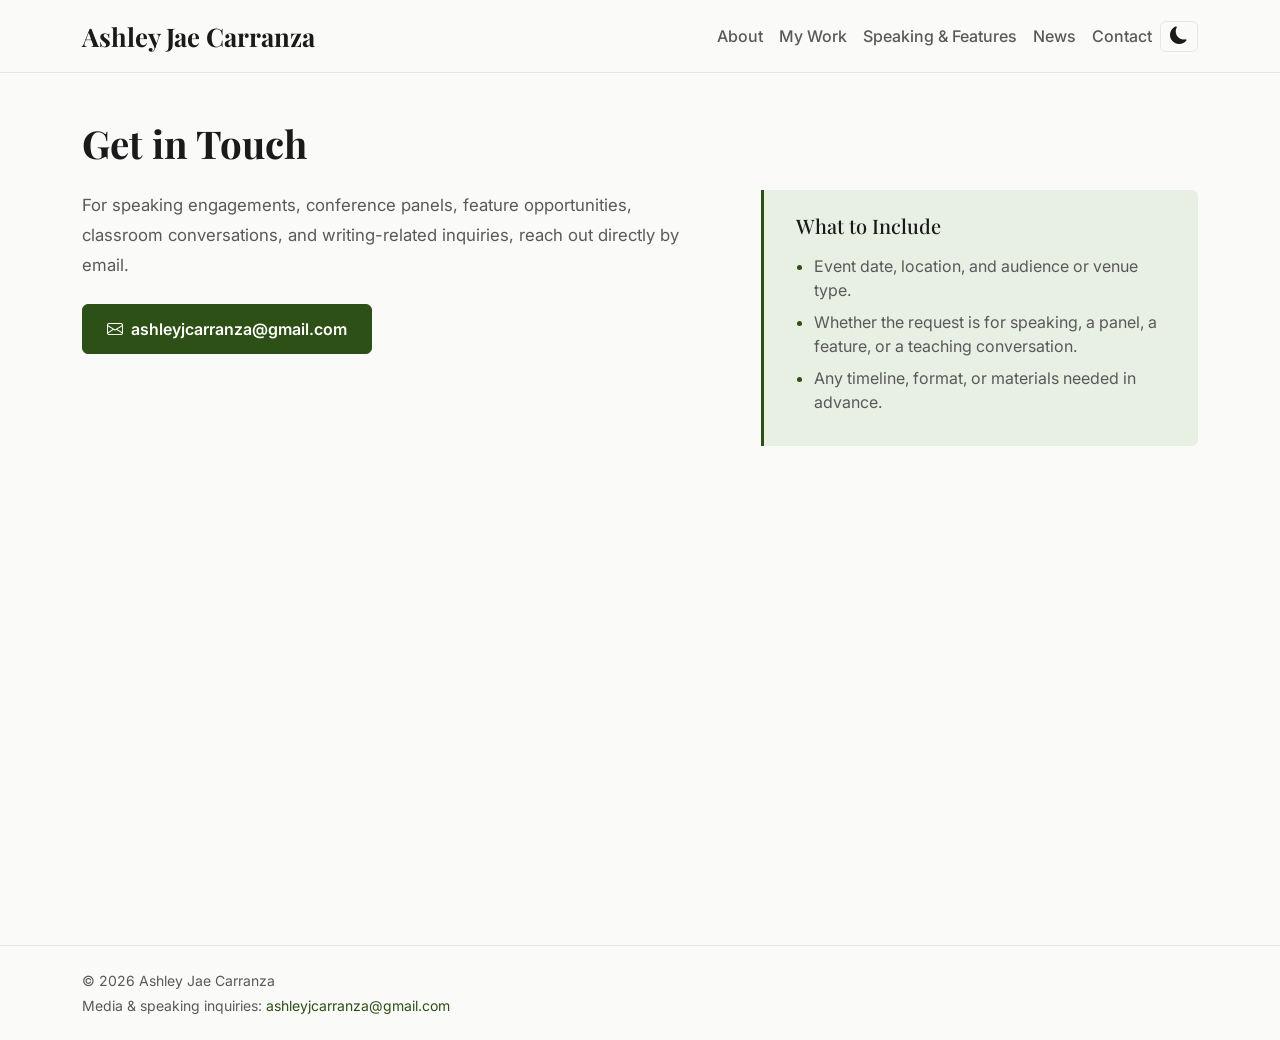
<file: contact/index.html>
<!doctype html>
<html lang="en">
  <head>
    <meta charset="UTF-8" />
    <meta name="viewport" content="width=device-width, initial-scale=1" />
    <script>(function(){var t=localStorage.getItem('theme');if(!t){t=window.matchMedia('(prefers-color-scheme:dark)').matches?'dark':'light'}document.documentElement.setAttribute('data-theme',t)})()</script>
    <title>Contact | Ashley Jae Carranza</title>
    <meta name="description" content="Contact Ashley Jae Carranza for speaking, panels, features, and writing-related inquiries." />
    <meta name="theme-color" content="#FAFAF8" />
    <link rel="canonical" href="https://ashleycarranza.com/contact" />
    <meta property="og:title" content="Contact | Ashley Jae Carranza" />
    <meta property="og:description" content="Contact Ashley Jae Carranza for speaking, panels, features, and writing-related inquiries." />
    <meta property="og:type" content="website" />
    <meta property="og:url" content="https://ashleycarranza.com/contact" />
    <meta property="og:site_name" content="Ashley Jae Carranza" />
    <meta property="og:image" content="https://ashleycarranza.com/assets/img/headshot.webp" />
    <meta name="twitter:card" content="summary_large_image" />
    <meta name="twitter:image" content="https://ashleycarranza.com/assets/img/headshot.webp" />
    <link rel="alternate" type="application/rss+xml" title="Ashley Jae Carranza" href="https://ashleycarranza.com/feed.xml" />
    <link rel="icon" href="../assets/img/favicon.svg" type="image/svg+xml" />
    <link rel="preconnect" href="https://fonts.googleapis.com" />
    <link rel="preconnect" href="https://fonts.gstatic.com" crossorigin />
    <link href="https://fonts.googleapis.com/css2?family=Playfair+Display:ital,wght@0,400;0,700;1,400&family=Inter:wght@400;500;600&display=swap" rel="stylesheet" />
    <link href="https://cdn.jsdelivr.net/npm/bootstrap@5.3.8/dist/css/bootstrap.min.css" rel="stylesheet" />
    <link href="https://cdn.jsdelivr.net/npm/bootstrap-icons@1.11.3/font/bootstrap-icons.min.css" rel="stylesheet" />
    <link rel="stylesheet" href="../assets/css/styles.css" />
  </head>
  <body data-page="contact">
    <a class="skip-link" href="#main-content">Skip to content</a>
    <div id="site-nav"></div>

    <main id="main-content" class="container py-5 page-wrap">
      <h1 class="section-title mb-4" data-aos="fade-up">Get in Touch</h1>

      <div class="row g-5">
        <div class="col-lg-7" data-aos="fade-up" data-aos-delay="80">
          <p class="text-muted-ui contact-copy mb-4">For speaking engagements, conference panels, feature opportunities, classroom conversations, and writing-related inquiries, reach out directly by email.</p>
          <a class="ac-btn btn-lg" href="mailto:ashleyjcarranza@gmail.com"><i class="bi bi-envelope me-1"></i> ashleyjcarranza@gmail.com</a>
        </div>
        <div class="col-lg-5" data-aos="fade-up" data-aos-delay="140">
          <div class="editorial-panel h-100">
            <h2 class="h5 mb-3">What to Include</h2>
            <ul class="list-clean mb-0">
              <li>Event date, location, and audience or venue type.</li>
              <li>Whether the request is for speaking, a panel, a feature, or a teaching conversation.</li>
              <li>Any timeline, format, or materials needed in advance.</li>
            </ul>
          </div>
        </div>
      </div>
    </main>

    <div id="site-footer"></div>
    <script defer src="https://cdn.jsdelivr.net/npm/bootstrap@5.3.8/dist/js/bootstrap.bundle.min.js"></script>
    <script type="module" src="../assets/js/main.js"></script>
  </body>
</html>
</file>
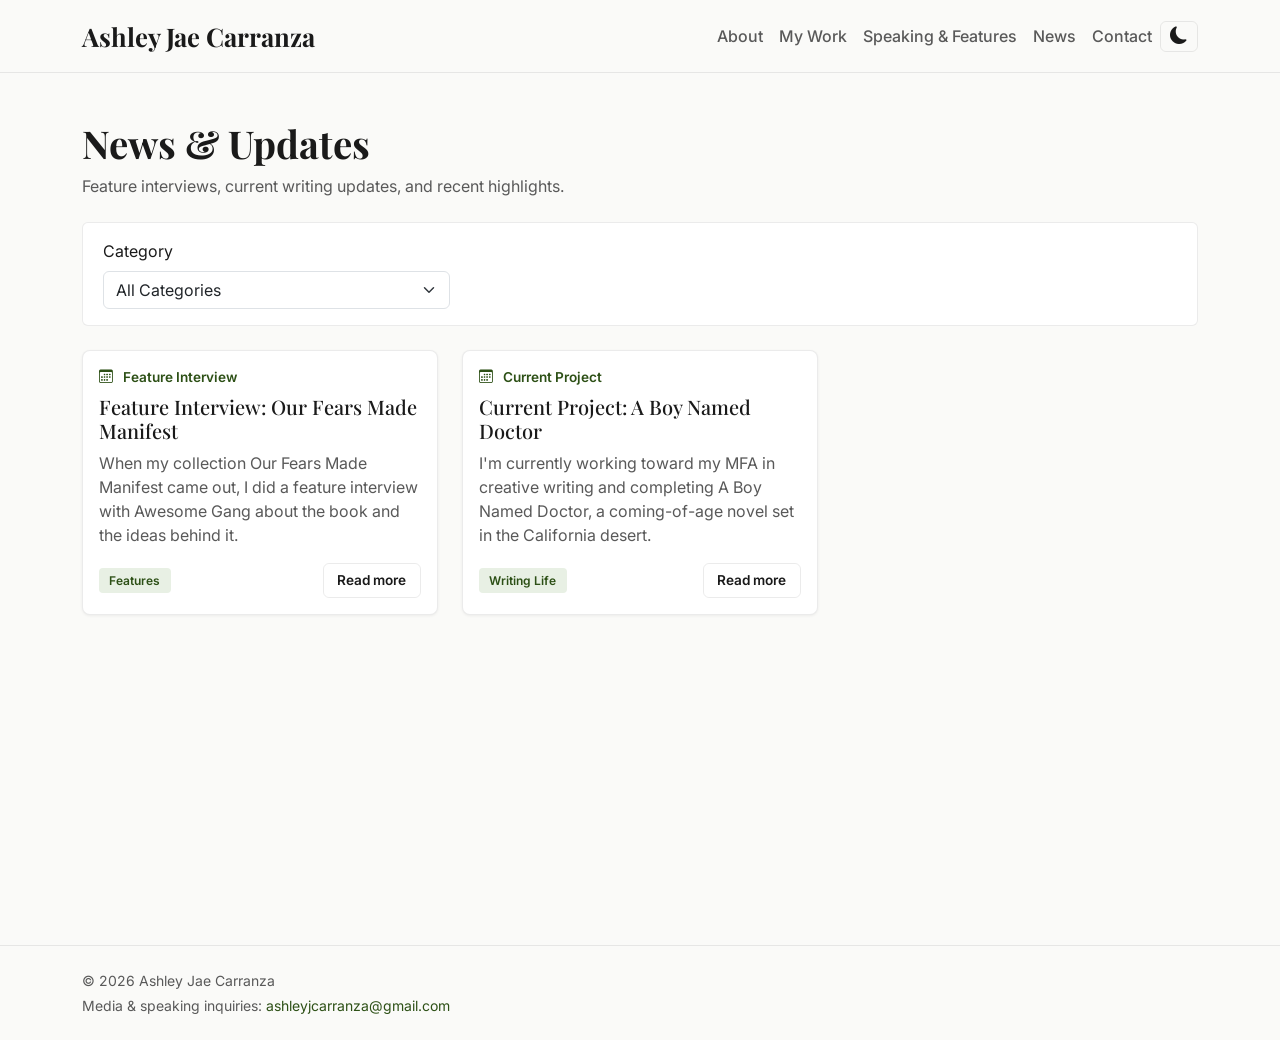
<file: news/index.html>
<!doctype html>
<html lang="en">
  <head>
    <meta charset="UTF-8" />
    <meta name="viewport" content="width=device-width, initial-scale=1" />
    <script>(function(){var t=localStorage.getItem('theme');if(!t){t=window.matchMedia('(prefers-color-scheme:dark)').matches?'dark':'light'}document.documentElement.setAttribute('data-theme',t)})()</script>
    <title>News | Ashley Jae Carranza</title>
    <meta name="description" content="Features, writing updates, and recent highlights from Ashley Jae Carranza." />
    <meta name="theme-color" content="#FAFAF8" />
    <link rel="canonical" href="https://ashleycarranza.com/news" />
    <meta property="og:title" content="News | Ashley Jae Carranza" />
    <meta property="og:description" content="Features, writing updates, and recent highlights from Ashley Jae Carranza." />
    <meta property="og:type" content="website" />
    <meta property="og:url" content="https://ashleycarranza.com/news" />
    <meta property="og:site_name" content="Ashley Jae Carranza" />
    <meta property="og:image" content="https://ashleycarranza.com/assets/img/headshot.webp" />
    <meta name="twitter:card" content="summary_large_image" />
    <meta name="twitter:image" content="https://ashleycarranza.com/assets/img/headshot.webp" />
    <link rel="alternate" type="application/rss+xml" title="Ashley Jae Carranza" href="https://ashleycarranza.com/feed.xml" />
    <link rel="icon" href="../assets/img/favicon.svg" type="image/svg+xml" />
    <link rel="preconnect" href="https://fonts.googleapis.com" />
    <link rel="preconnect" href="https://fonts.gstatic.com" crossorigin />
    <link href="https://fonts.googleapis.com/css2?family=Playfair+Display:ital,wght@0,400;0,700;1,400&family=Inter:wght@400;500;600&display=swap" rel="stylesheet" />
    <link href="https://cdn.jsdelivr.net/npm/bootstrap@5.3.8/dist/css/bootstrap.min.css" rel="stylesheet" />
    <link href="https://cdn.jsdelivr.net/npm/bootstrap-icons@1.11.3/font/bootstrap-icons.min.css" rel="stylesheet" />
    <link rel="stylesheet" href="../assets/css/styles.css" />
  </head>
  <body data-page="news">
    <a class="skip-link" href="#main-content">Skip to content</a>
    <div id="site-nav"></div>

    <main id="main-content" class="container py-5 page-wrap">
      <h1 class="section-title mb-2" data-aos="fade-up">News & Updates</h1>
      <p class="text-muted-ui mb-4" data-aos="fade-up" data-aos-delay="60">Feature interviews, current writing updates, and recent highlights.</p>

      <section id="news-filter" class="filter-bar mb-4" data-aos="fade-up" data-aos-delay="100">
        <div class="row g-3">
          <div class="col-md-4">
            <label class="form-label" for="filter-category">Category</label>
            <select id="filter-category" class="form-select">
              <option value="">All Categories</option>
            </select>
          </div>
        </div>
      </section>

      <section id="posts-grid" class="row g-4" aria-live="polite"></section>
    </main>

    <div id="site-footer"></div>
    <script defer src="https://cdn.jsdelivr.net/npm/bootstrap@5.3.8/dist/js/bootstrap.bundle.min.js"></script>
    <script type="module" src="../assets/js/main.js"></script>
  </body>
</html>
</file>
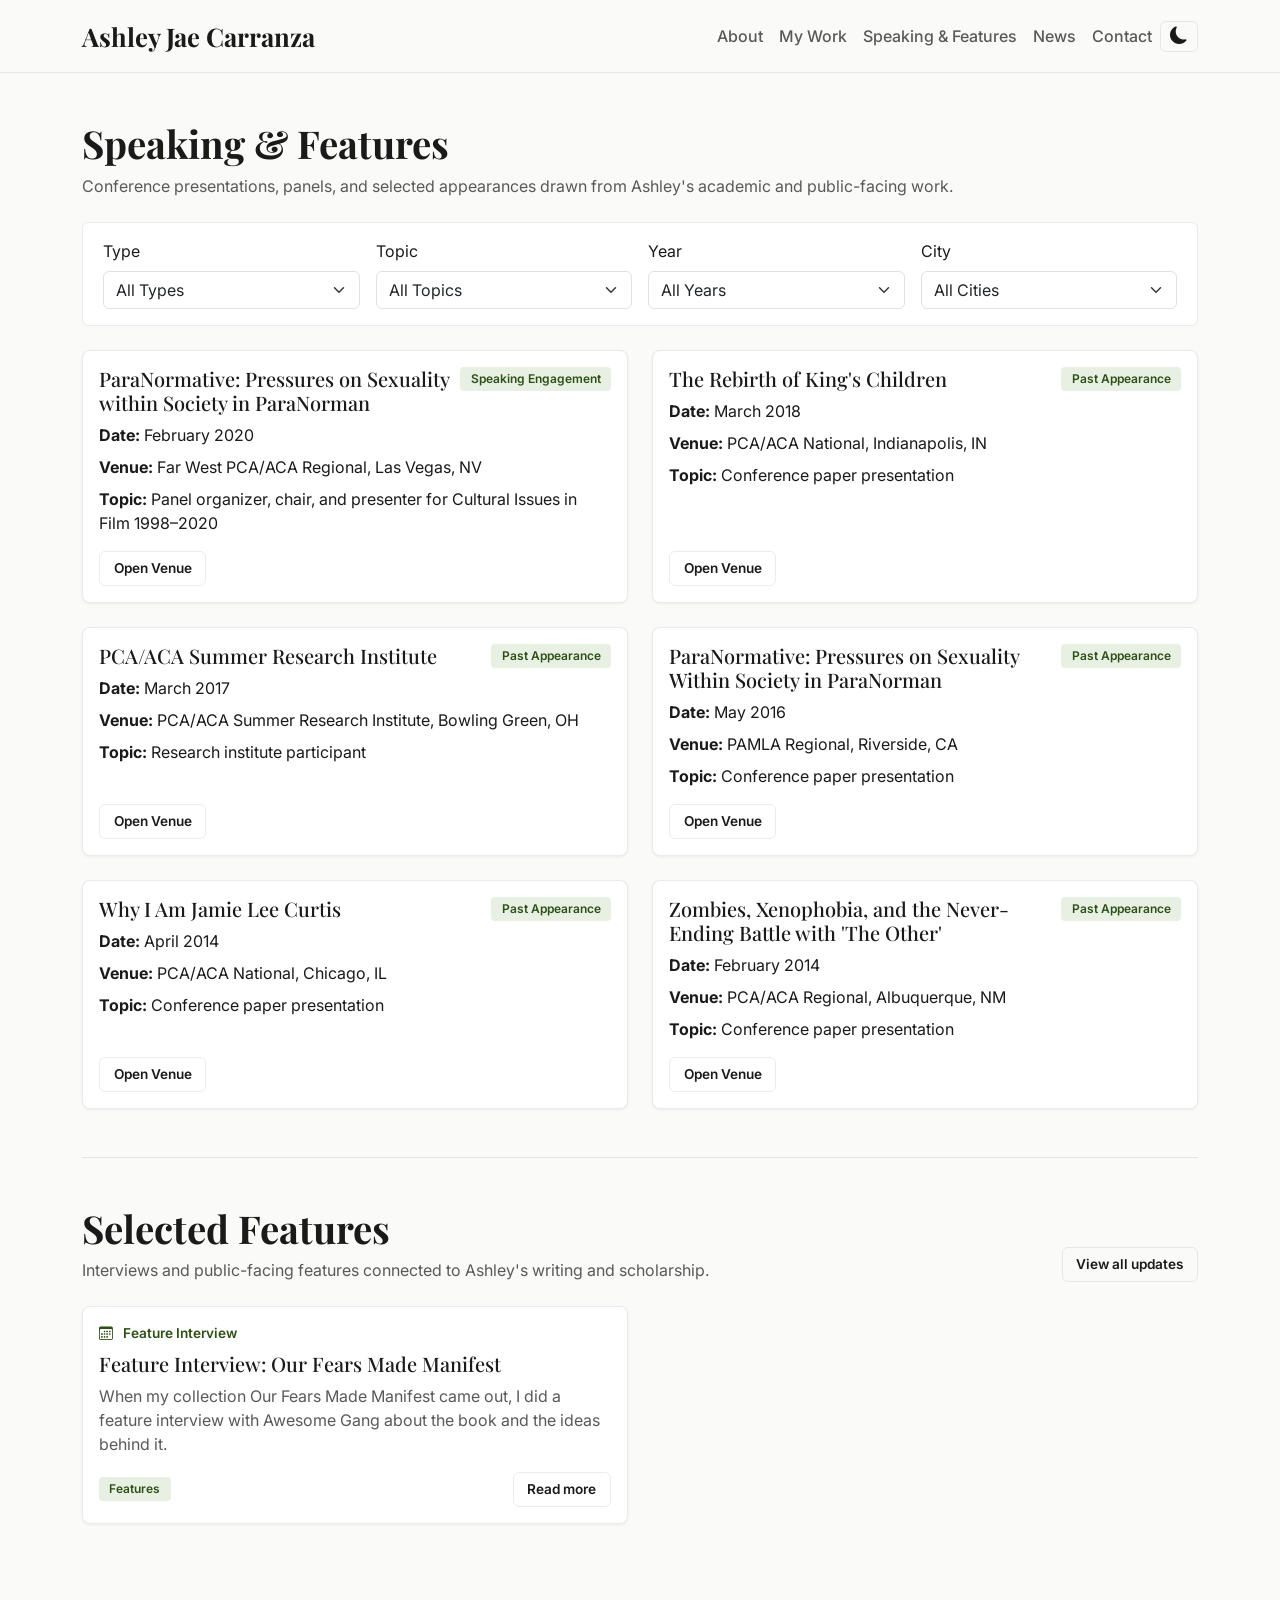
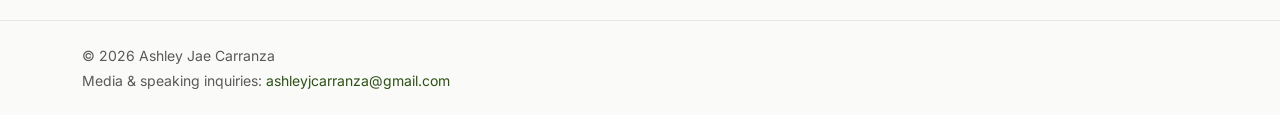
<file: speaking-features/index.html>
<!doctype html>
<html lang="en">
  <head>
    <meta charset="UTF-8" />
    <meta name="viewport" content="width=device-width, initial-scale=1" />
    <script>(function(){var t=localStorage.getItem('theme');if(!t){t=window.matchMedia('(prefers-color-scheme:dark)').matches?'dark':'light'}document.documentElement.setAttribute('data-theme',t)})()</script>
    <title>Speaking & Features | Ashley Jae Carranza</title>
    <meta name="description" content="Conference presentations, speaking engagements, and past features by Ashley Jae Carranza." />
    <meta name="theme-color" content="#FAFAF8" />
    <link rel="canonical" href="https://ashleycarranza.com/speaking-features" />
    <meta property="og:title" content="Speaking & Features | Ashley Jae Carranza" />
    <meta property="og:description" content="See conference presentations, speaking engagements, and past appearances by Ashley Jae Carranza." />
    <meta property="og:type" content="website" />
    <meta property="og:url" content="https://ashleycarranza.com/speaking-features" />
    <meta property="og:site_name" content="Ashley Jae Carranza" />
    <meta property="og:image" content="https://ashleycarranza.com/assets/img/headshot.webp" />
    <meta name="twitter:card" content="summary_large_image" />
    <meta name="twitter:image" content="https://ashleycarranza.com/assets/img/headshot.webp" />
    <link rel="alternate" type="application/rss+xml" title="Ashley Jae Carranza" href="https://ashleycarranza.com/feed.xml" />
    <link rel="icon" href="../assets/img/favicon.svg" type="image/svg+xml" />
    <link rel="preconnect" href="https://fonts.googleapis.com" />
    <link rel="preconnect" href="https://fonts.gstatic.com" crossorigin />
    <link href="https://fonts.googleapis.com/css2?family=Playfair+Display:ital,wght@0,400;0,700;1,400&family=Inter:wght@400;500;600&display=swap" rel="stylesheet" />
    <link href="https://cdn.jsdelivr.net/npm/bootstrap@5.3.8/dist/css/bootstrap.min.css" rel="stylesheet" />
    <link href="https://cdn.jsdelivr.net/npm/bootstrap-icons@1.11.3/font/bootstrap-icons.min.css" rel="stylesheet" />
    <link rel="stylesheet" href="../assets/css/styles.css" />
  </head>
  <body data-page="events">
    <a class="skip-link" href="#main-content">Skip to content</a>
    <div id="site-nav"></div>

    <main id="main-content" class="container py-5 page-wrap">
      <h1 class="section-title mb-2" data-aos="fade-up">Speaking & Features</h1>
      <p class="text-muted-ui mb-4" data-aos="fade-up" data-aos-delay="60">Conference presentations, panels, and selected appearances drawn from Ashley's academic and public-facing work.</p>

      <section class="filter-bar mb-4" data-aos="fade-up" data-aos-delay="100">
        <div class="row g-3">
          <div class="col-md-3">
            <label class="form-label" for="filter-type">Type</label>
            <select id="filter-type" class="form-select">
              <option value="">All Types</option>
              <option value="upcoming_conference">Upcoming Conference</option>
              <option value="speaking_engagement">Speaking Engagement</option>
              <option value="past_appearance">Past Appearance</option>
            </select>
          </div>
          <div class="col-md-3">
            <label class="form-label" for="filter-topic">Topic</label>
            <select id="filter-topic" class="form-select">
              <option value="">All Topics</option>
            </select>
          </div>
          <div class="col-md-3">
            <label class="form-label" for="filter-year">Year</label>
            <select id="filter-year" class="form-select">
              <option value="">All Years</option>
            </select>
          </div>
          <div class="col-md-3">
            <label class="form-label" for="filter-city">City</label>
            <select id="filter-city" class="form-select">
              <option value="">All Cities</option>
            </select>
          </div>
        </div>
      </section>

      <section id="events-grid" class="row g-4" aria-live="polite"></section>

      <section class="section-divider" data-features-section>
        <div class="d-flex flex-column flex-lg-row justify-content-between align-items-lg-end gap-3 mb-4">
          <div>
            <h2 class="section-title mb-2" data-aos="fade-up">Selected Features</h2>
            <p class="text-muted-ui mb-0" data-aos="fade-up" data-aos-delay="60">Interviews and public-facing features connected to Ashley's writing and scholarship.</p>
          </div>
          <a class="btn-outline btn-sm align-self-start align-self-lg-auto" href="../news/" data-aos="fade-up" data-aos-delay="100">View all updates</a>
        </div>
        <div id="features-grid" class="row g-4" aria-live="polite"></div>
      </section>
    </main>

    <div id="site-footer"></div>
    <script defer src="https://cdn.jsdelivr.net/npm/bootstrap@5.3.8/dist/js/bootstrap.bundle.min.js"></script>
    <script type="module" src="../assets/js/main.js"></script>
  </body>
</html>
</file>
<file: assets/css/styles.css>
:root {
  --bg: #FAFAF8;
  --surface: #FFFFFF;
  --ink: #1A1A1A;
  --secondary: #595959;
  --accent: #2D5016;
  --accent-hover: #1E3A0F;
  --accent-light: #E8F0E4;
  --border: rgba(0, 0, 0, 0.08);
  --shadow-sm: 0 1px 3px rgba(0, 0, 0, 0.06);
  --shadow-md: 0 4px 12px rgba(0, 0, 0, 0.08);
}

html {
  scroll-behavior: smooth;
}

body {
  color: var(--ink);
  font-family: 'Inter', 'Segoe UI', sans-serif;
  text-rendering: optimizeLegibility;
  background: var(--bg);
}

::selection {
  background: var(--accent-light);
}

h1, h2, h3, h4, h5, h6, .navbar-brand {
  font-family: 'Playfair Display', Georgia, serif;
}

.text-muted-ui {
  color: var(--secondary) !important;
}

a {
  color: var(--accent);
}

a:hover {
  color: var(--accent-hover);
}

.skip-link {
  position: absolute;
  top: -48px;
  left: 1rem;
  z-index: 1100;
  background: var(--ink);
  color: #fff;
  padding: 0.75rem 1rem;
  border-radius: 0.375rem;
  text-decoration: none;
}

.skip-link:focus {
  top: 1rem;
}

/* ── Navigation ── */

.navbar {
  background: var(--bg);
  border-bottom: 1px solid var(--border);
}

.navbar-brand {
  font-size: 1.6rem;
  font-weight: 700;
  color: var(--ink);
}

.nav-link {
  color: var(--secondary);
  font-weight: 500;
  position: relative;
}

.nav-link:hover,
.nav-link.active {
  color: var(--ink);
}

.nav-link.active::after {
  content: '';
  position: absolute;
  left: 0.75rem;
  right: 0.75rem;
  bottom: 0.35rem;
  height: 2px;
  border-radius: 1px;
  background: var(--accent);
}

/* ── Breadcrumb ── */

.breadcrumb-nav {
  padding-top: 0.5rem;
  margin-bottom: 1rem;
}

.breadcrumb-nav .breadcrumb {
  font-size: 0.85rem;
  background: none;
  padding: 0;
}

.breadcrumb-nav .breadcrumb-item a {
  color: var(--secondary);
  text-decoration: none;
}

.breadcrumb-nav .breadcrumb-item a:hover {
  color: var(--accent);
}

.breadcrumb-nav .breadcrumb-item.active {
  color: var(--ink);
}

/* ── Layout ── */

.page-wrap {
  min-height: calc(100vh - 76px);
}

.section-copy {
  max-width: 600px;
}

.contact-copy {
  font-size: 1.05rem;
  line-height: 1.8;
}

/* ── Hero ── */

.hero {
  padding: 3rem 0 2rem;
}

.hero h1 {
  font-size: clamp(2.4rem, 5vw, 3.6rem);
  font-weight: 700;
  line-height: 1.1;
  letter-spacing: -0.01em;
}

.hero .lead {
  font-size: 1.15rem;
  color: var(--secondary);
  line-height: 1.7;
  max-width: 540px;
}

.hero-meta {
  color: var(--secondary);
  font-size: 0.95rem;
}

.hero-meta li {
  position: relative;
  padding-left: 1rem;
}

.hero-meta li::before {
  content: '';
  position: absolute;
  left: 0;
  top: 0.55rem;
  width: 0.35rem;
  height: 0.35rem;
  border-radius: 999px;
  background: var(--accent);
}

.hero-portrait {
  display: block;
  width: 100%;
  max-width: 360px;
  aspect-ratio: 4 / 5;
  object-fit: cover;
  border-radius: 0.5rem;
  background: var(--accent-light);
}

/* ── Section headings ── */

.section-label {
  font-family: 'Inter', sans-serif;
  font-size: 0.8rem;
  font-weight: 600;
  letter-spacing: 0.08em;
  text-transform: uppercase;
  color: var(--accent);
  margin-bottom: 0.5rem;
}

.section-title {
  font-size: clamp(1.8rem, 3vw, 2.6rem);
  font-weight: 700;
  line-height: 1.15;
}

/* ── Cards ── */

.card-item {
  background: var(--surface);
  border: 1px solid var(--border);
  border-radius: 0.5rem;
  box-shadow: var(--shadow-sm);
  transition: box-shadow 0.2s ease;
}

.card-item:hover {
  box-shadow: var(--shadow-md);
}

.topic-card {
  height: 100%;
  padding: 1.25rem;
  background: var(--surface);
  border: 1px solid var(--border);
  border-radius: 0.5rem;
  box-shadow: var(--shadow-sm);
}

.category-group + .category-group {
  margin-top: 2.5rem;
}

.category-group-header {
  border-top: 1px solid var(--border);
  padding-top: 1.5rem;
}

/* ── Editorial panel (sidebar/callout feel) ── */

.editorial-panel {
  border-left: 3px solid var(--accent);
  background: var(--accent-light);
  border-radius: 0 0.375rem 0.375rem 0;
  padding: 1.5rem 2rem;
}

/* ── Filter bar ── */

.filter-bar {
  background: var(--surface);
  border: 1px solid var(--border);
  border-radius: 0.375rem;
  padding: 1rem 1.25rem;
}

/* ── Buttons ── */

.ac-btn {
  display: inline-block;
  padding: 0.6rem 1.25rem;
  font-weight: 600;
  font-size: 0.95rem;
  color: #fff;
  background: var(--accent);
  border: 1px solid var(--accent);
  border-radius: 0.375rem;
  text-decoration: none;
  transition: background 0.15s ease;
  cursor: pointer;
}

.ac-btn:hover {
  background: var(--accent-hover);
  border-color: var(--accent-hover);
  color: #fff;
}

.ac-btn.btn-lg {
  padding: 0.75rem 1.5rem;
  font-size: 1rem;
}

.btn-outline {
  display: inline-block;
  padding: 0.6rem 1.25rem;
  font-weight: 600;
  font-size: 0.95rem;
  color: var(--ink);
  background: transparent;
  border: 1px solid var(--border);
  border-radius: 0.375rem;
  text-decoration: none;
  transition: border-color 0.15s ease, background 0.15s ease;
  cursor: pointer;
}

.btn-outline:hover {
  border-color: var(--accent);
  background: var(--accent-light);
  color: var(--ink);
}

.btn-sm {
  padding: 0.4rem 0.85rem;
  font-size: 0.85rem;
}

/* ── Badges ── */

.badge-category {
  display: inline-block;
  padding: 0.2rem 0.65rem;
  font-size: 0.75rem;
  font-weight: 600;
  color: var(--accent);
  background: var(--accent-light);
  border-radius: 0.25rem;
  white-space: nowrap;
}

.badge-new {
  display: inline-block;
  padding: 0.15rem 0.5rem;
  font-size: 0.7rem;
  font-weight: 700;
  text-transform: uppercase;
  letter-spacing: 0.04em;
  color: #fff;
  background: var(--accent);
  border-radius: 0.25rem;
}

.badge-featured {
  display: inline-block;
  padding: 0.15rem 0.5rem;
  font-size: 0.7rem;
  font-weight: 700;
  text-transform: uppercase;
  letter-spacing: 0.04em;
  color: #7c5a00;
  background: #fef3c7;
  border-radius: 0.25rem;
}

/* ── Images ── */

.profile-placeholder,
.product-placeholder {
  display: block;
  width: 100%;
  border-radius: 0.5rem;
  background: var(--accent-light);
}

.profile-placeholder {
  object-fit: cover;
  aspect-ratio: 4 / 5;
}

.about-secondary-image {
  aspect-ratio: 4 / 5;
}

.product-placeholder {
  object-fit: contain;
  aspect-ratio: 3 / 4;
}

.preview-card .product-placeholder {
  margin-bottom: 1rem;
}

.bio-text p:last-child {
  margin-bottom: 0;
}

.prose p {
  color: var(--secondary);
  line-height: 1.9;
  max-width: 68ch;
}

/* ── Events ── */

.event-date {
  display: inline-flex;
  align-items: center;
  gap: 0.4rem;
  font-size: 0.85rem;
  font-weight: 600;
  color: var(--accent);
}

.event-meta {
  margin-bottom: 0.5rem;
  color: var(--secondary);
}

/* ── Empty state ── */

.empty-state {
  padding: 1.25rem;
  border: 1px dashed rgba(0, 0, 0, 0.15);
  border-radius: 0.375rem;
  color: var(--secondary);
  background: var(--surface);
}

/* ── Lists ── */

.list-clean {
  margin: 0;
  padding-left: 1.15rem;
}

.list-clean li {
  margin-bottom: 0.5rem;
  color: var(--secondary);
}

.list-clean li::marker {
  color: var(--accent);
}

/* ── Nav cards on homepage ── */

.nav-block {
  border-top: 2px solid var(--border);
  padding-top: 1.25rem;
  transition: border-color 0.2s ease;
}

.nav-block:hover {
  border-color: var(--accent);
}

.nav-block h2 {
  font-size: 1.25rem;
  margin-bottom: 0.4rem;
}

.nav-block p {
  color: var(--secondary);
  margin-bottom: 0.5rem;
}

.link-accent {
  color: var(--accent);
}

/* ── Divider section ── */

.section-divider {
  border-top: 1px solid var(--border);
  padding-top: 3rem;
  margin-top: 3rem;
}

/* ── Social proof bar ── */

.social-proof-bar {
  border: 1px solid var(--border);
  border-radius: 0.375rem;
  background: var(--surface);
}

.proof-divider {
  color: var(--border);
  font-weight: 300;
}

/* ── Testimonials ── */

.testimonial-carousel {
  background: var(--accent-light);
  border-radius: 0.5rem;
  padding: 1rem 0;
}

.testimonial-slide {
  max-width: 680px;
  margin: 0 auto;
}

.testimonial-quote p {
  font-family: 'Playfair Display', Georgia, serif;
  font-style: italic;
  font-size: clamp(1.1rem, 2vw, 1.35rem);
  line-height: 1.7;
  color: var(--ink);
  margin-bottom: 0;
}

.testimonial-author {
  font-size: 0.9rem;
}

.testimonial-carousel .carousel-control-prev-icon,
.testimonial-carousel .carousel-control-next-icon {
  filter: invert(0.3);
}

.testimonial-carousel .carousel-indicators [data-bs-target] {
  background-color: var(--accent);
}

/* ── Blog / Post ── */

.single-post {
  max-width: 720px;
}

.post-body {
  font-size: 1.05rem;
  line-height: 1.9;
  color: var(--secondary);
}

.post-body p + p {
  margin-top: 1.25rem;
}

.post-body ul,
.post-body ol {
  padding-left: 1.25rem;
  margin: 1rem 0;
}

.post-body li {
  margin-bottom: 0.5rem;
  line-height: 1.7;
}

.post-body strong {
  color: var(--ink);
}

.post-body a {
  color: var(--accent);
  text-decoration: underline;
}

/* ── Product modal ── */

.product-meta {
  font-size: 0.9rem;
  color: var(--secondary);
}

.product-meta .badge-category {
  font-size: 0.75rem;
}

/* ── Skeleton loading ── */

@keyframes skeleton-pulse {
  0% { background-position: 200% 0; }
  100% { background-position: -200% 0; }
}

.skeleton-card {
  pointer-events: none;
}

.skeleton-line,
.skeleton-img {
  border-radius: 0.25rem;
  background: linear-gradient(90deg, var(--accent-light) 25%, #f0f0ee 50%, var(--accent-light) 75%);
  background-size: 200% 100%;
  animation: skeleton-pulse 1.5s ease-in-out infinite;
}

.skeleton-line {
  height: 1rem;
  margin-bottom: 0.5rem;
}

.skeleton-img {
  width: 100%;
  margin-bottom: 0.75rem;
}

.testimonial-skeleton {
  background: var(--accent-light);
  border-radius: 0.5rem;
}

/* ── Footer ── */

footer {
  border-top: 1px solid var(--border);
}

.footer-inner {
  color: var(--secondary);
}

.footer-links {
  display: inline-flex;
  gap: 0.75rem;
  flex-wrap: wrap;
}

.footer-links a {
  color: var(--secondary);
  text-decoration: none;
}

.footer-links a:hover {
  color: var(--accent);
}

/* ── Focus ── */

:focus-visible {
  outline: 2px solid var(--accent);
  outline-offset: 2px;
}

/* ── About page ── */

.bio-text {
  font-size: 1.05rem;
  line-height: 1.8;
  color: var(--ink);
}

.bio-text p + p {
  margin-top: 1rem;
}

/* ── Responsive ── */

@media (max-width: 767px) {
  .hero {
    padding: 2rem 0 1rem;
  }

  .hero h1 {
    font-size: 2rem;
  }

  .navbar-brand {
    font-size: 1.4rem;
  }

  .section-title {
    line-height: 1.15;
  }

  .editorial-panel {
    padding: 1.25rem;
  }

  .testimonial-slide {
    padding: 0.5rem 1rem;
  }
}

/* ── Scroll reveal (replaces AOS) ── */

[data-aos].aos-init {
  opacity: 0;
  transition-property: opacity, transform;
  transition-timing-function: cubic-bezier(0.25, 0.46, 0.45, 0.94);
}

[data-aos="fade-up"].aos-init {
  transform: translateY(20px);
}

[data-aos].aos-animate {
  opacity: 1;
  transform: translateY(0);
}

/* ── Theme toggle ── */

.theme-toggle {
  background: none;
  border: 1px solid var(--border);
  border-radius: 0.375rem;
  padding: 0.35rem 0.55rem;
  cursor: pointer;
  color: var(--ink);
  font-size: 1.1rem;
  line-height: 1;
  transition: border-color 0.15s ease, color 0.15s ease;
  display: inline-flex;
  align-items: center;
}

.theme-toggle:hover {
  border-color: var(--accent);
  color: var(--accent);
}

html[data-theme="dark"] .theme-toggle .bi-moon-fill,
html:not([data-theme="dark"]) .theme-toggle .bi-sun-fill {
  display: none;
}

html[data-theme="dark"] .theme-toggle .bi-sun-fill,
html:not([data-theme="dark"]) .theme-toggle .bi-moon-fill {
  display: inline;
}

/* ── Dark mode ── */

html[data-theme="dark"] {
  --bg: #1A1A1A;
  --surface: #242424;
  --ink: #E8E8E8;
  --secondary: #B0B0B0;
  --accent: #5A9E35;
  --accent-hover: #6DB844;
  --accent-light: #2A3D20;
  --border: rgba(255, 255, 255, 0.12);
  --shadow-sm: 0 1px 3px rgba(0, 0, 0, 0.3);
  --shadow-md: 0 4px 12px rgba(0, 0, 0, 0.4);
  color-scheme: dark;
}

html[data-theme="dark"] ::selection {
  background: var(--accent);
  color: #fff;
}

html[data-theme="dark"] .skip-link {
  background: #fff;
  color: #1A1A1A;
}

html[data-theme="dark"] .badge-featured {
  color: #d4a017;
  background: #3a2f00;
}

html[data-theme="dark"] .badge-category {
  color: #7ECF5A;
  background: var(--accent-light);
}

html[data-theme="dark"] .empty-state {
  border-color: rgba(255, 255, 255, 0.15);
}

html[data-theme="dark"] .skeleton-line,
html[data-theme="dark"] .skeleton-img {
  background: linear-gradient(90deg, var(--accent-light) 25%, #383838 50%, var(--accent-light) 75%);
  background-size: 200% 100%;
}

html[data-theme="dark"] .testimonial-carousel .carousel-control-prev-icon,
html[data-theme="dark"] .testimonial-carousel .carousel-control-next-icon {
  filter: invert(0.8);
}

html[data-theme="dark"] .form-select,
html[data-theme="dark"] .form-control {
  background-color: var(--surface);
  border-color: var(--border);
  color: var(--ink);
}

html[data-theme="dark"] .post-body {
  color: var(--ink);
}

html[data-theme="dark"] img {
  opacity: 0.9;
}

html[data-theme="dark"] .navbar-toggler-icon {
  filter: invert(0.8);
}
</file>
